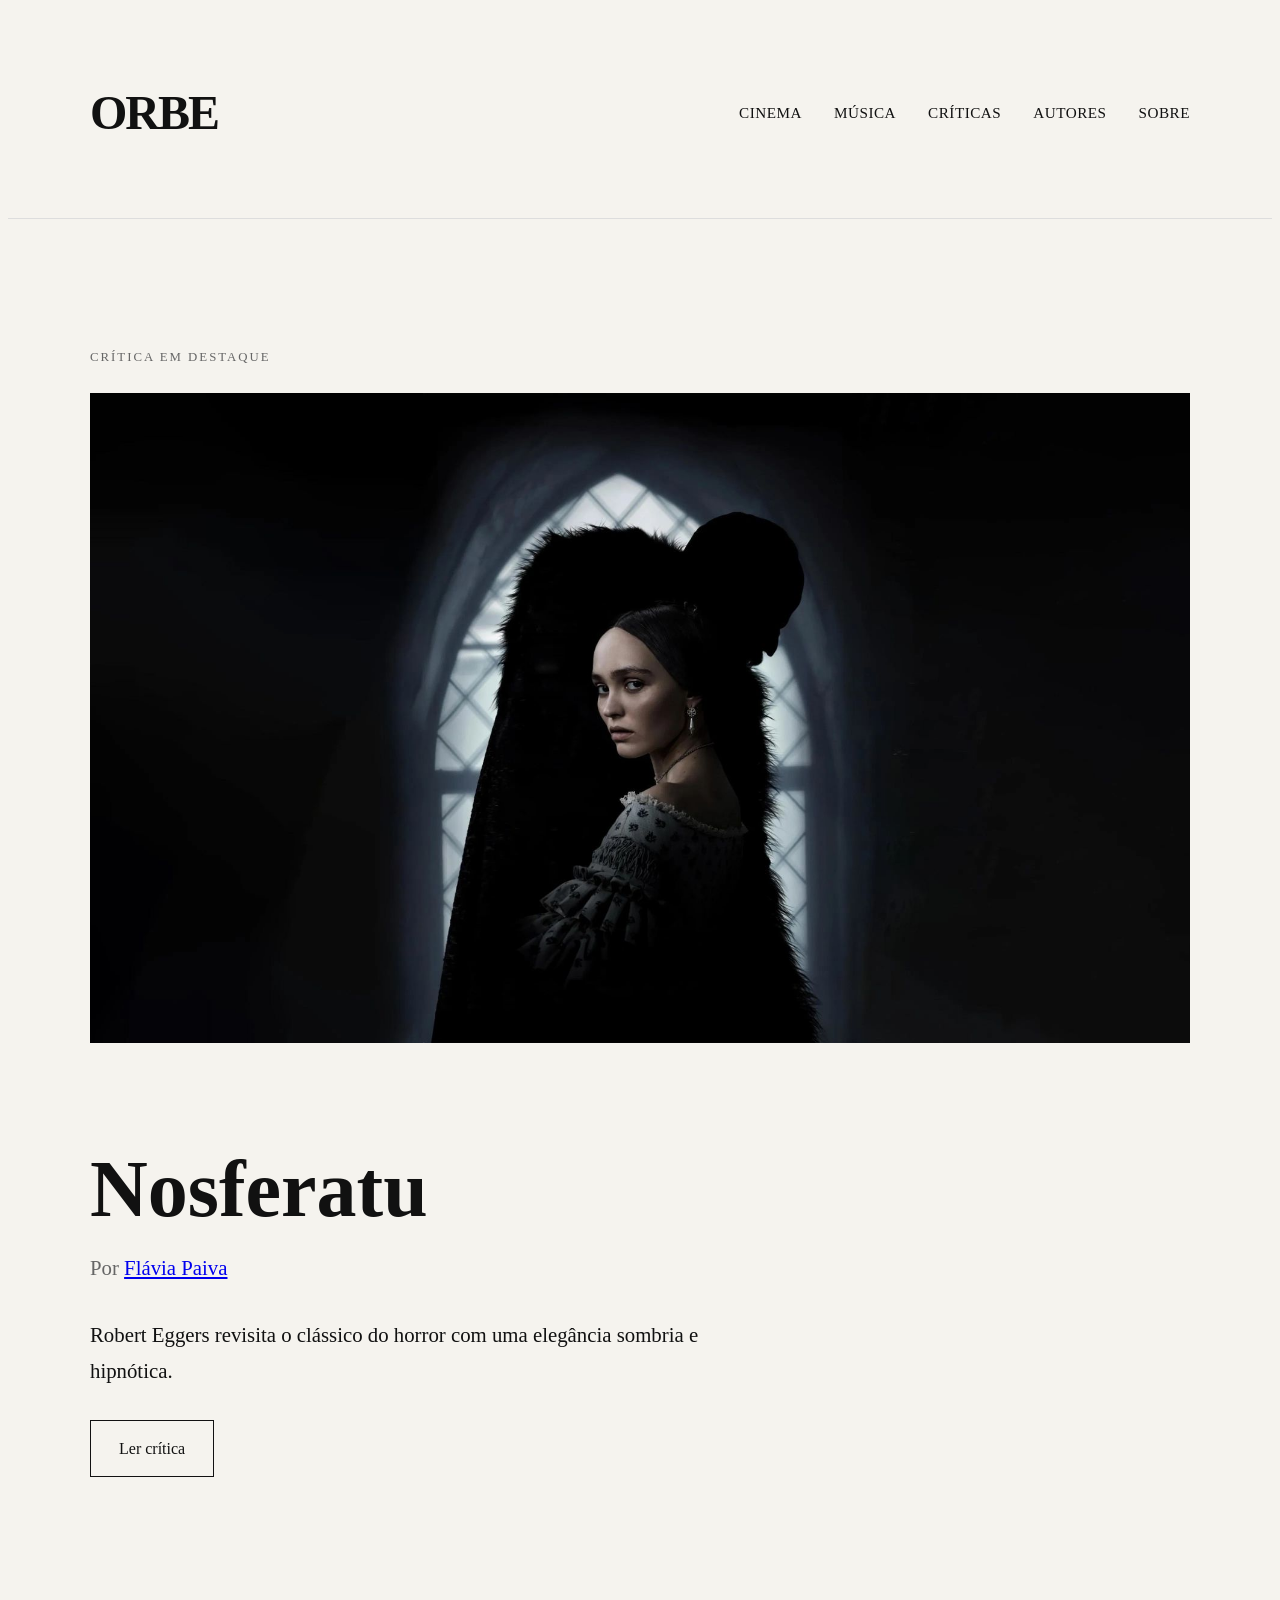
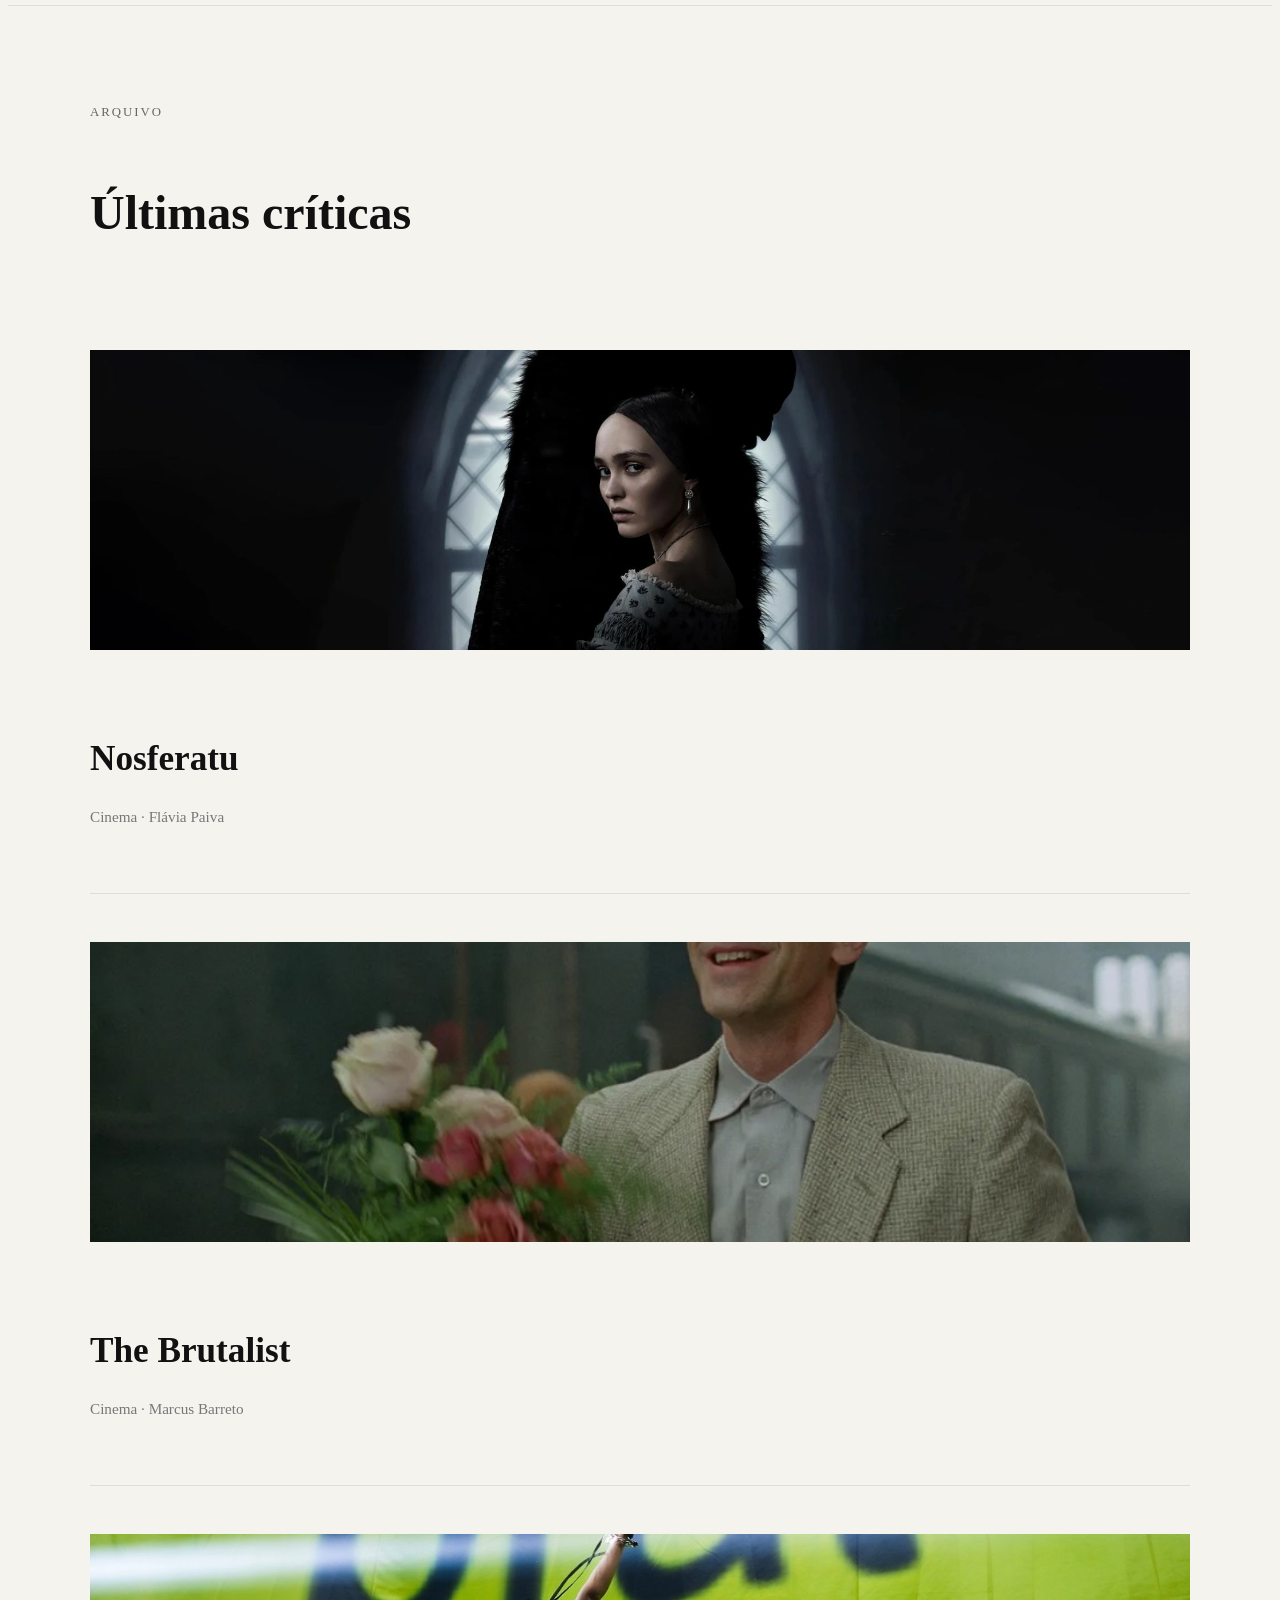
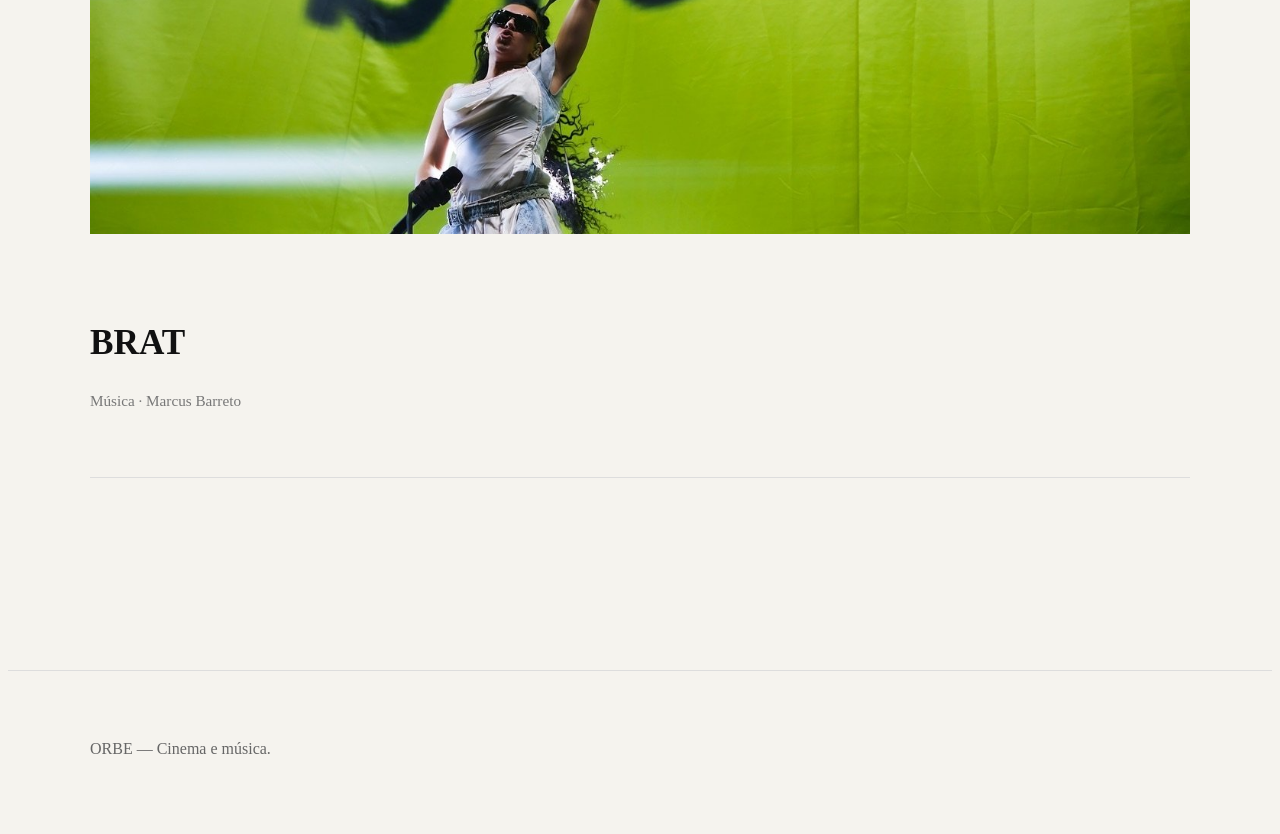
<file: index.html>
<!DOCTYPE html>
<html lang="pt-BR">

<head>
    <meta charset="UTF-8">
    <meta name="viewport" content="width=device-width, initial-scale=1.0">
    <title>ORBE</title>
    <link rel="stylesheet" href="style.css">
</head>

<body>

    <header>
        <div class="container">

            <h1 class="logo">
                <a href="index.html">ORBE</a>
            </h1>

            <nav>
                <a href="cinema.html">Cinema</a>
                <a href="musica.html">Música</a>
                <a href="criticas.html">Críticas</a>
                <a href="autores.html">Autores</a>
                <a href="sobre.html">Sobre</a>
            </nav>

        </div>
    </header>

    <main>

        <section class="hero">

            <div class="container">

                <span class="label">
                    CRÍTICA EM DESTAQUE
                </span>

                <img
                    src="imagens/nosferatu.jpg"
                    alt="Nosferatu"
                    class="hero-image">

                <h2>Nosferatu</h2>

                <p class="hero-author">
                    Por
                    <a href="autores/flavia-paiva.html">
                        Flávia Paiva
                    </a>
                </p>

                <p>
                    Robert Eggers revisita o clássico do horror com uma elegância sombria e hipnótica.
                </p>

                <a href="criticas/nosferatu.html" class="button">
                    Ler crítica
                </a>

            </div>

        </section>

        <section class="reviews">

            <div class="container">

                <span class="label">
                    ARQUIVO
                </span>

                <h3>Últimas críticas</h3>

                <div class="reviews-grid">

                    <article class="review-item">

                        <img
                            src="imagens/nosferatu.jpg"
                            alt="Nosferatu"
                            class="review-thumb">

                        <h4>
                            <a href="criticas/nosferatu.html">
                                Nosferatu
                            </a>
                        </h4>

                        <p class="review-author">
                            Cinema · Flávia Paiva
                        </p>

                    </article>

                    <article class="review-item">

                        <img
                            src="imagens/the-brutalist.jpg"
                            alt="The Brutalist"
                            class="review-thumb">

                        <h4>
                            <a href="criticas/the-brutalist.html">
                                The Brutalist
                            </a>
                        </h4>

                        <p class="review-author">
                            Cinema · Marcus Barreto
                        </p>

                    </article>

                    <article class="review-item">

                        <img
                            src="imagens/brat.jpeg"
                            alt="BRAT"
                            class="review-thumb">

                        <h4>
                            <a href="criticas/brat.html">
                                BRAT
                            </a>
                        </h4>

                        <p class="review-author">
                            Música · Marcus Barreto
                        </p>

                    </article>

                </div>

            </div>

        </section>

    </main>

    <footer>

        <div class="container">
            <p>ORBE — Cinema e música.</p>
        </div>

    </footer>

</body>

</html>
</file>
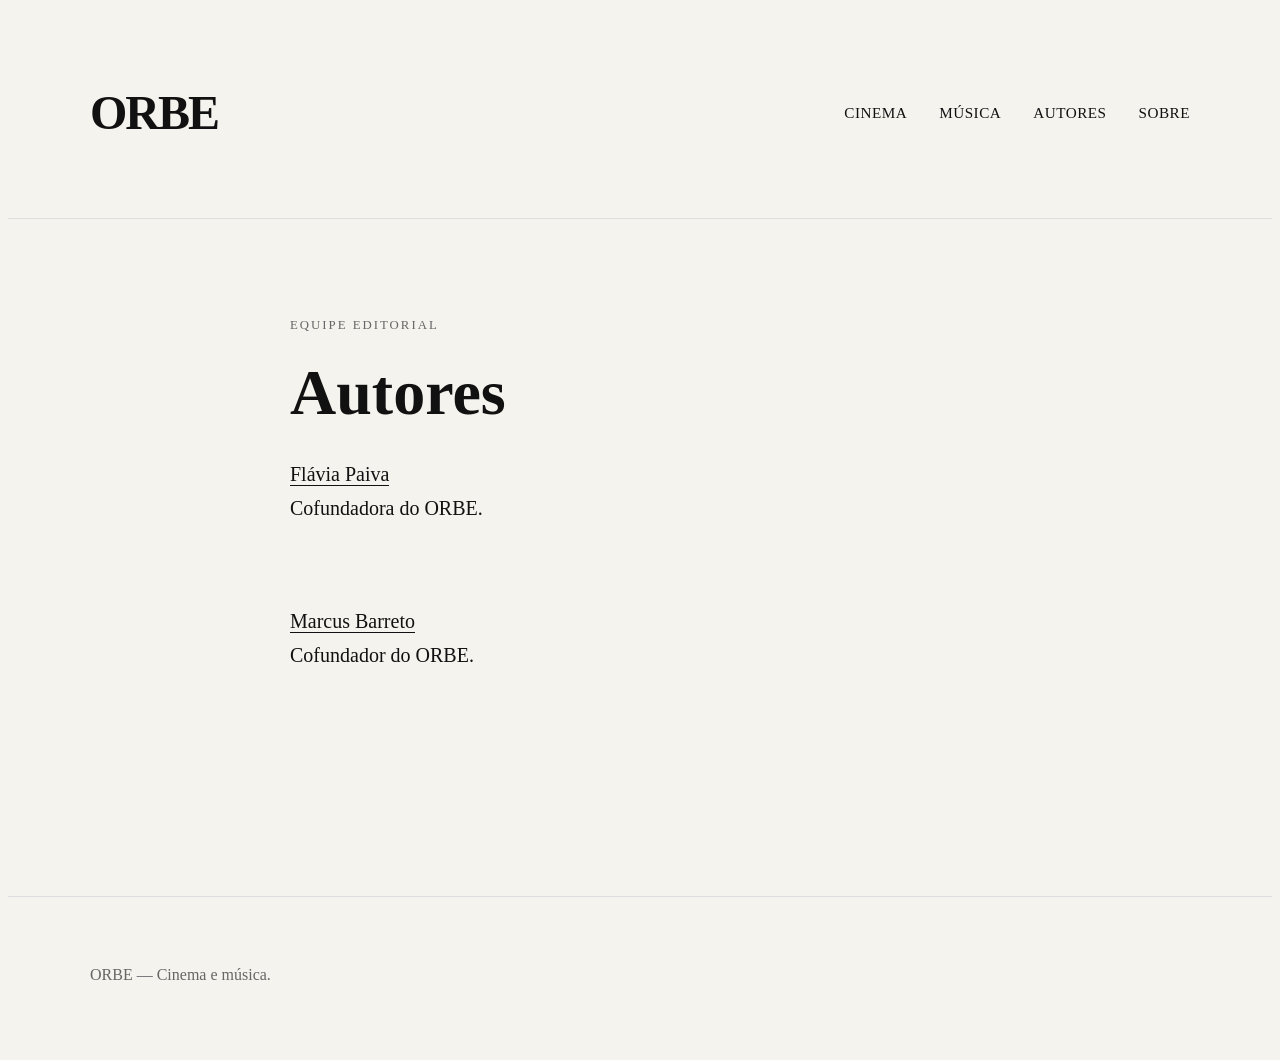
<file: autores.html>
<!DOCTYPE html>
<html lang="pt-BR">
<head>
<meta charset="UTF-8">
<meta name="viewport" content="width=device-width, initial-scale=1.0">

<title>Autores | ORBE</title>

<link rel="stylesheet" href="style.css">

</head>

<body>

<header>
    <div class="container">

        <h1 class="logo">
            <a href="index.html">ORBE</a>
        </h1>

        <nav>
            <a href="cinema.html">Cinema</a>
            <a href="musica.html">Música</a>
            <a href="autores.html">Autores</a>
            <a href="#">Sobre</a>
        </nav>

    </div>
</header>

<main>

<section class="article">

    <div class="container article-container">

        <span class="label">EQUIPE EDITORIAL</span>

        <h1 class="article-title">
            Autores
        </h1>

        <div class="author-list">

            <p>
                <a href="autores/flavia-paiva.html">
                    Flávia Paiva
                </a>
                <br>
                Cofundadora do ORBE.
            </p>

            <br>

            <p>
                <a href="autores/marcus-barreto.html">
                    Marcus Barreto
                </a>
                <br>
                Cofundador do ORBE.
            </p>

        </div>

    </div>

</section>

</main>

<footer>

    <div class="container">
        <p>ORBE — Cinema e música.</p>
    </div>

</footer>

</body>
</html>
</file>
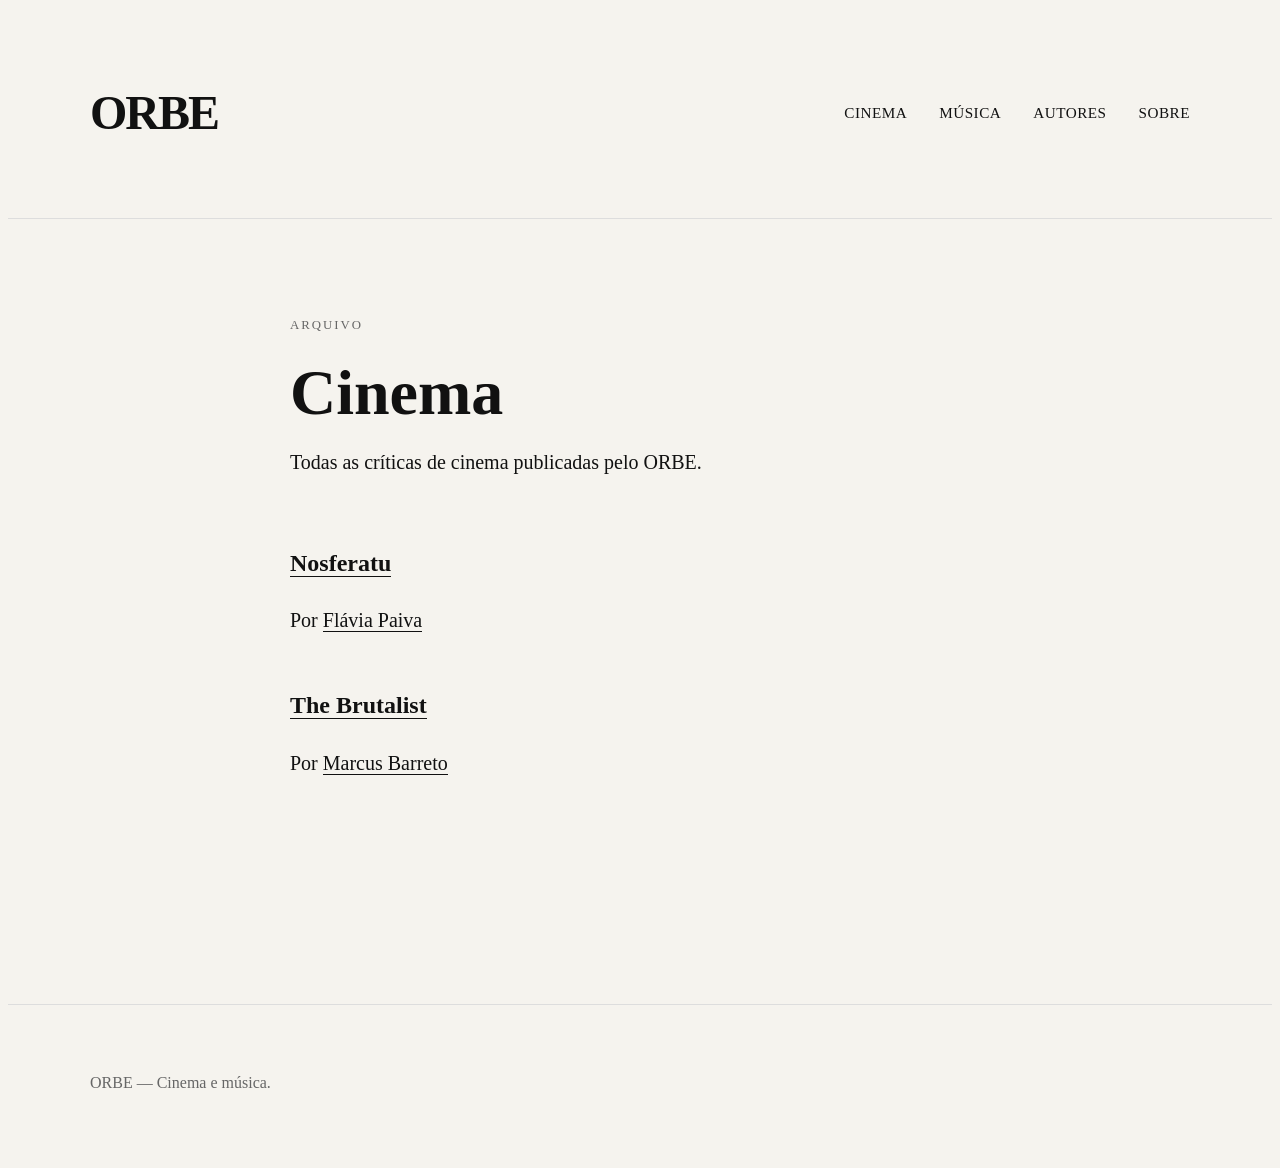
<file: cinema.html>
<!DOCTYPE html>

<html lang="pt-BR">

<head>
    <meta charset="UTF-8">
    <meta name="viewport" content="width=device-width, initial-scale=1.0">


<title>Cinema | ORBE</title>

<link rel="stylesheet" href="style.css">


</head>

<body>

<header>
    <div class="container">


    <h1 class="logo">
        <a href="index.html">ORBE</a>
    </h1>

    <nav>
        <a href="cinema.html">Cinema</a>
        <a href="musica.html">Música</a>
        <a href="autores.html">Autores</a>
        <a href="sobre.html">Sobre</a>
    </nav>

</div>

</header>

<main>

<section class="article">

<div class="container article-container">

    <span class="label">
        ARQUIVO
    </span>

    <h1 class="article-title">
        Cinema
    </h1>

    <p style="margin-bottom:4rem;">
        Todas as críticas de cinema publicadas pelo ORBE.
    </p>

    <div class="author-list">

        <article style="margin-bottom:3rem;">

            <h2>
                <a href="criticas/nosferatu.html">
                    Nosferatu
                </a>
            </h2>

            <p>
                Por
                <a href="autores/flavia-paiva.html">
                    Flávia Paiva
                </a>
            </p>

        </article>

        <article>

            <h2>
                <a href="criticas/the-brutalist.html">
                    The Brutalist
                </a>
            </h2>

            <p>
                Por
                <a href="autores/marcus-barreto.html">
                    Marcus Barreto
                </a>
            </p>

        </article>

    </div>

</div>

</section>

</main>

<footer>

<div class="container">
    <p>ORBE — Cinema e música.</p>
</div>

</footer>

</body>
</html>
</file>
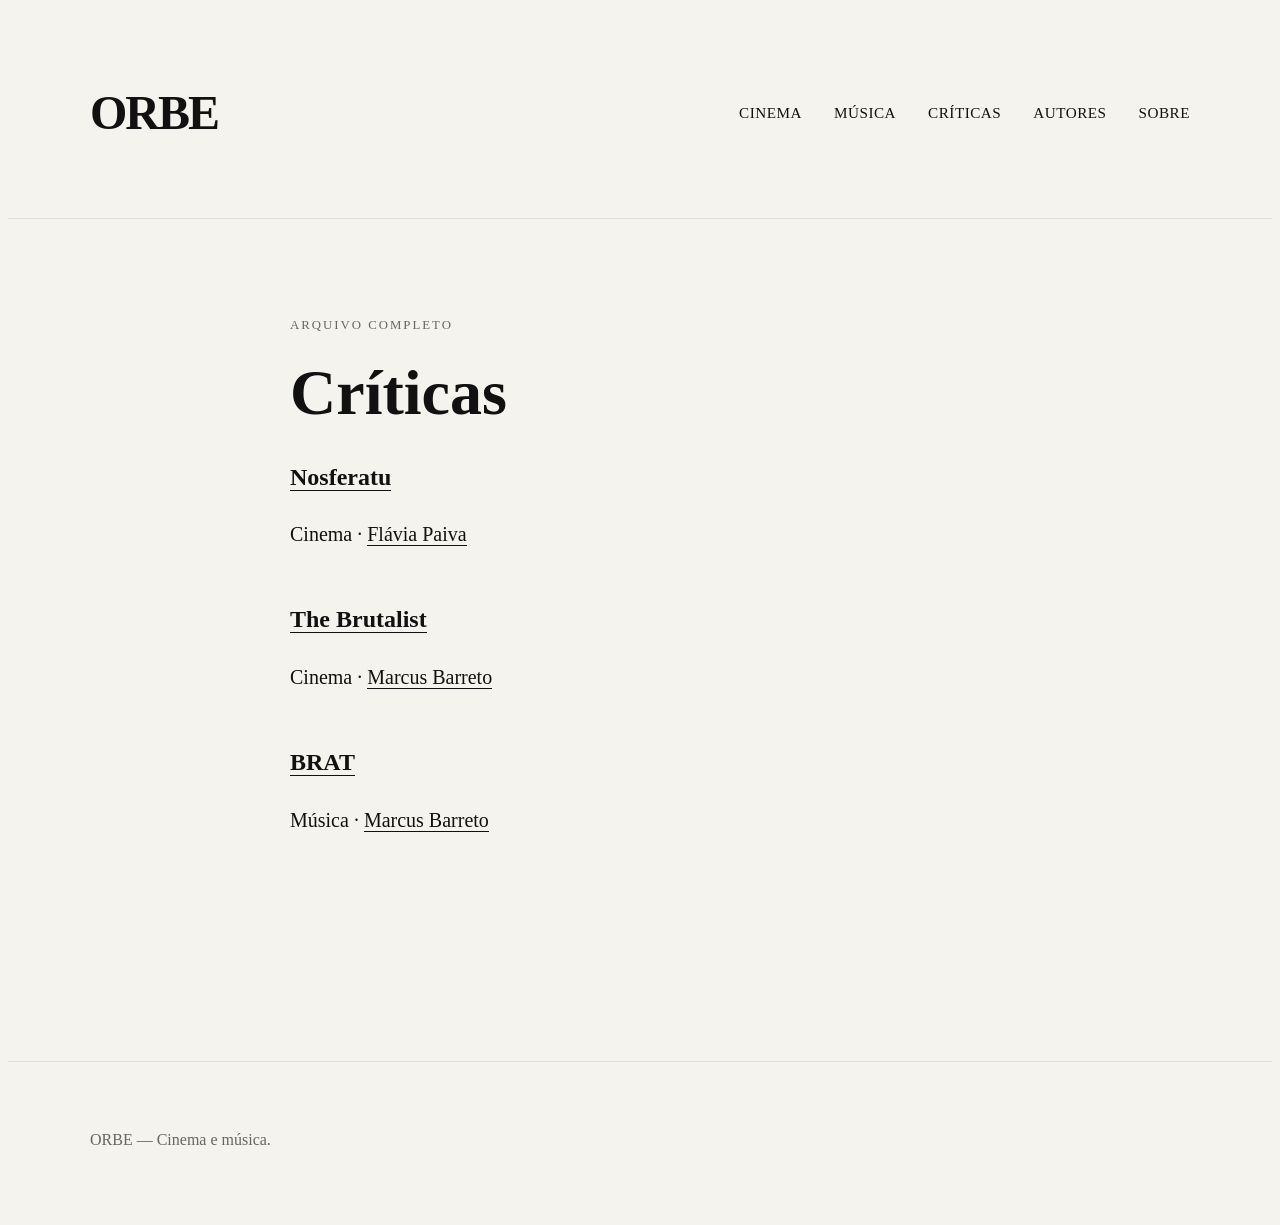
<file: criticas.html>
<!DOCTYPE html>
<html lang="pt-BR">

<head>
    <meta charset="UTF-8">
    <meta name="viewport" content="width=device-width, initial-scale=1.0">

    <title>Críticas | ORBE</title>

    <link rel="stylesheet" href="style.css">
</head>

<body>

<header>
    <div class="container">

        <h1 class="logo">
            <a href="index.html">ORBE</a>
        </h1>

        <nav>
            <a href="cinema.html">Cinema</a>
            <a href="musica.html">Música</a>
            <a href="criticas.html">Críticas</a>
            <a href="autores.html">Autores</a>
            <a href="sobre.html">Sobre</a>
        </nav>

    </div>
</header>

<main>

<section class="article">

    <div class="container article-container">

        <span class="label">
            ARQUIVO COMPLETO
        </span>

        <h1 class="article-title">
            Críticas
        </h1>

        <div class="author-list">

            <article style="margin-bottom:3rem;">

                <h2>
                    <a href="criticas/nosferatu.html">
                        Nosferatu
                    </a>
                </h2>

                <p>
                    Cinema ·
                    <a href="autores/flavia-paiva.html">
                        Flávia Paiva
                    </a>
                </p>

            </article>

            <article style="margin-bottom:3rem;">

                <h2>
                    <a href="criticas/the-brutalist.html">
                        The Brutalist
                    </a>
                </h2>

                <p>
                    Cinema ·
                    <a href="autores/marcus-barreto.html">
                        Marcus Barreto
                    </a>
                </p>

            </article>

            <article>

                <h2>
                    <a href="criticas/brat.html">
                        BRAT
                    </a>
                </h2>

                <p>
                    Música ·
                    <a href="autores/marcus-barreto.html">
                        Marcus Barreto
                    </a>
                </p>

            </article>

        </div>

    </div>

</section>

</main>

<footer>

    <div class="container">
        <p>ORBE — Cinema e música.</p>
    </div>

</footer>

</body>
</html>
</file>
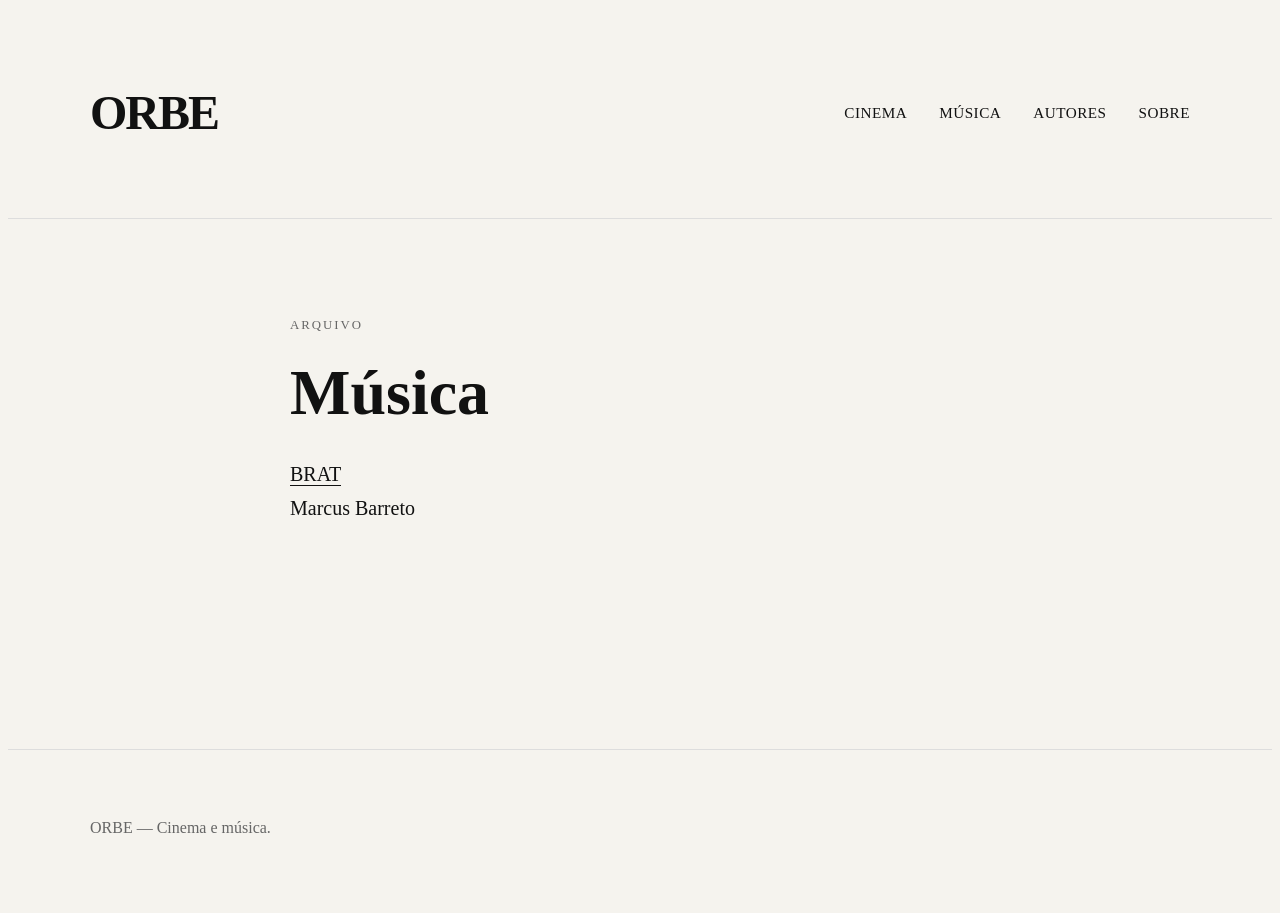
<file: musica.html>
<!DOCTYPE html>
<html lang="pt-BR">

<head>
    <meta charset="UTF-8">
    <meta name="viewport" content="width=device-width, initial-scale=1.0">

    <title>Música | ORBE</title>

    <link rel="stylesheet" href="style.css">
</head>

<body>

<header>
    <div class="container">

        <h1 class="logo">
            <a href="index.html">ORBE</a>
        </h1>

        <nav>
            <a href="cinema.html">Cinema</a>
            <a href="musica.html">Música</a>
            <a href="autores.html">Autores</a>
            <a href="sobre.html">Sobre</a>
        </nav>

    </div>
</header>

<main>

<section class="article">

    <div class="container article-container">

        <span class="label">
            ARQUIVO
        </span>

        <h1 class="article-title">
            Música
        </h1>

        <div class="author-list">

            <p>
                <a href="criticas/brat.html">
                    BRAT
                </a>
                <br>
                Marcus Barreto
            </p>

        </div>

    </div>

</section>

</main>

<footer>

    <div class="container">
        <p>ORBE — Cinema e música.</p>
    </div>

</footer>

</body>
</html>
</file>
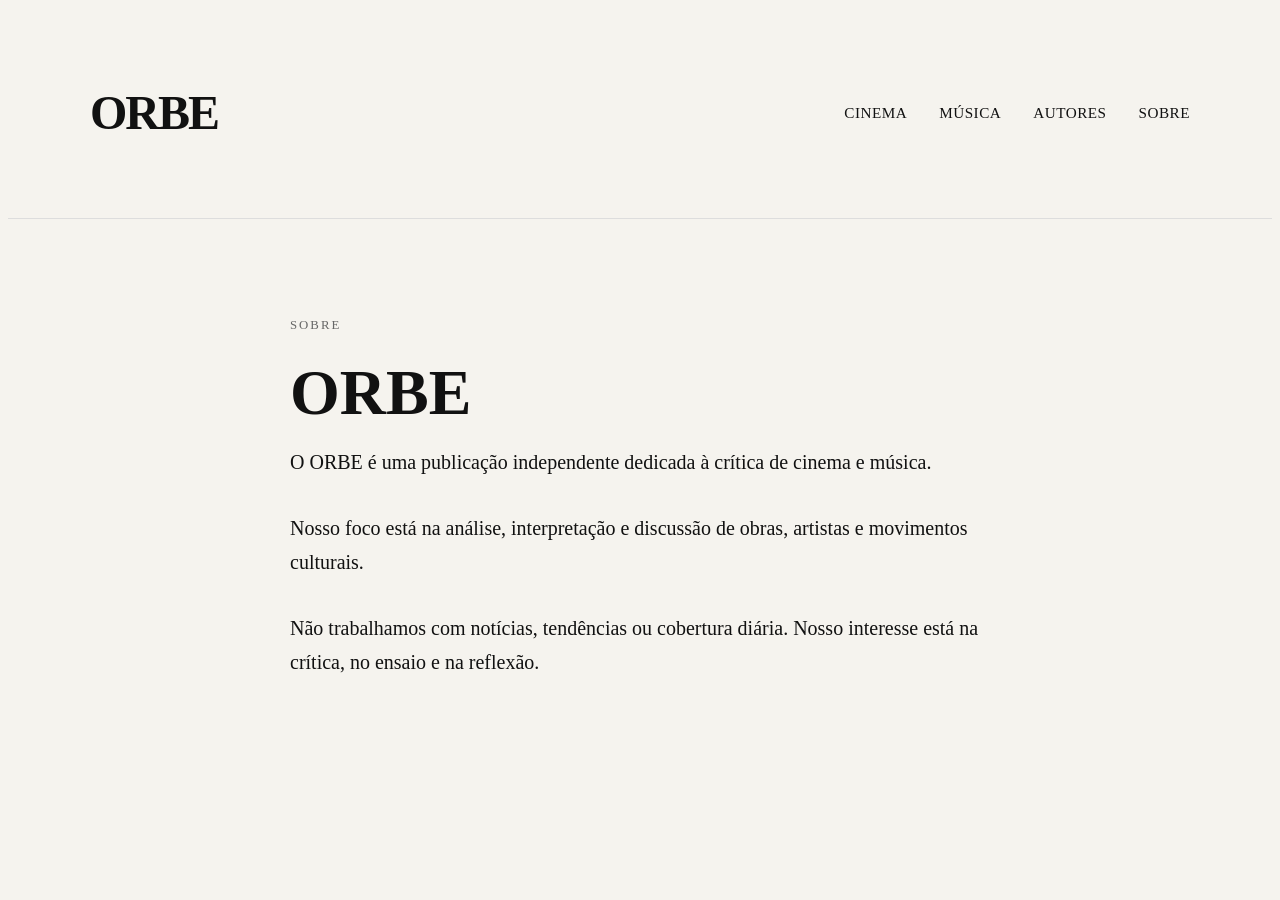
<file: sobre.html>
<!DOCTYPE html>
<html lang="pt-BR">
<head>
<meta charset="UTF-8">
<meta name="viewport" content="width=device-width, initial-scale=1.0">

<title>Sobre | ORBE</title>

<link rel="stylesheet" href="style.css">

</head>

<body>

<header>
    <div class="container">

        <h1 class="logo">
            <a href="index.html">ORBE</a>
        </h1>

        <nav>
            <a href="cinema.html">Cinema</a>
            <a href="musica.html">Música</a>
            <a href="autores.html">Autores</a>
            <a href="sobre.html">Sobre</a>
        </nav>

    </div>
</header>

<main>

<section class="article">

    <div class="container article-container">

        <span class="label">SOBRE</span>

        <h1 class="article-title">ORBE</h1>

        <p>
            O ORBE é uma publicação independente dedicada à crítica de cinema e música.
        </p>

        <p>
            Nosso foco está na análise, interpretação e discussão de obras, artistas e movimentos culturais.
        </p>

        <p>
            Não trabalhamos com notícias, tendências ou cobertura diária. Nosso interesse está na crítica, no ensaio e na reflexão.
        </p>

    </div>

</section>

</main>

</body>
</html>
</file>
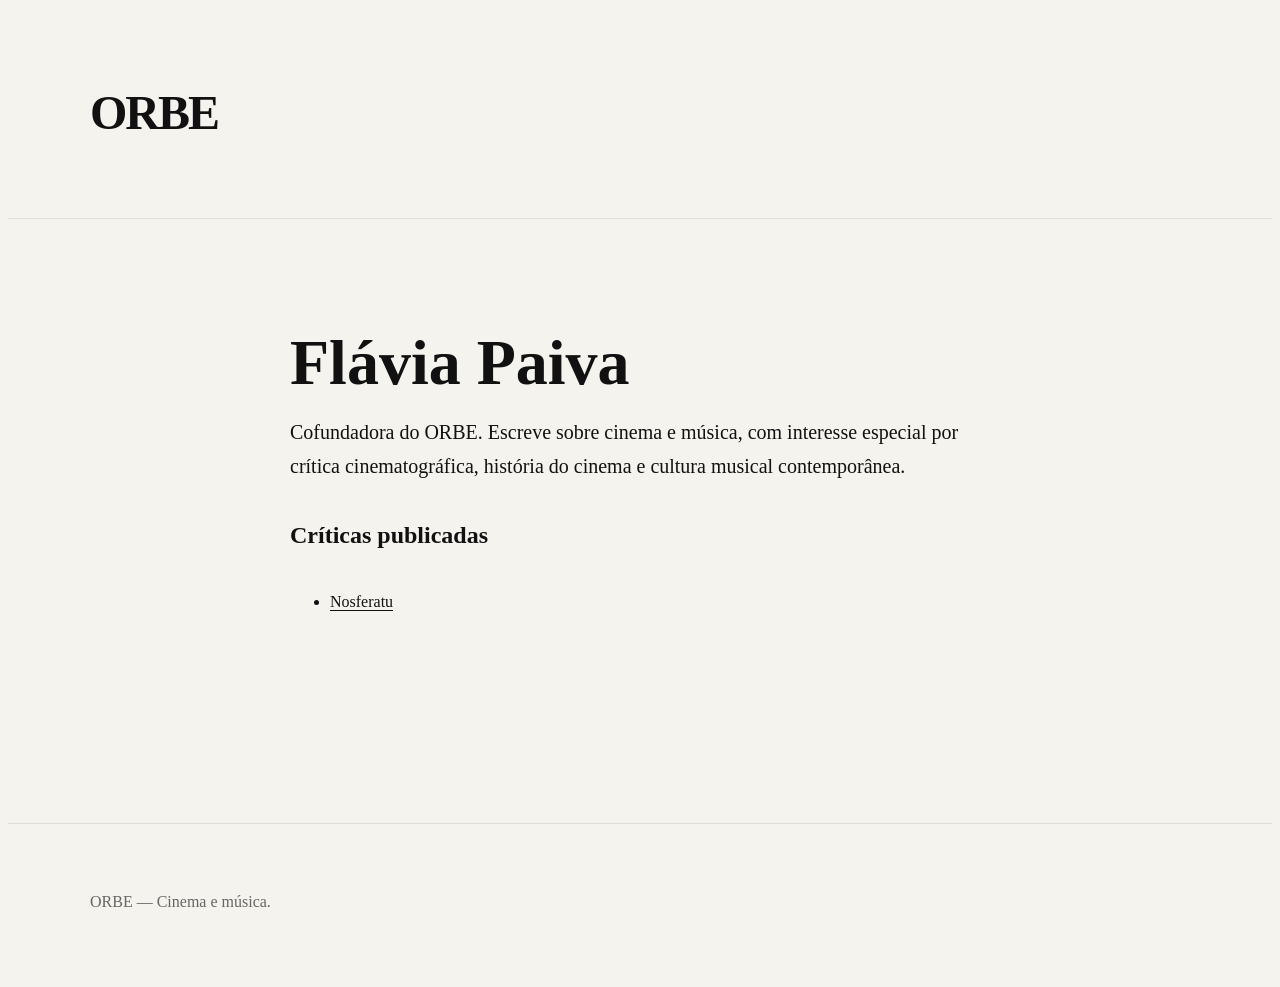
<file: autores/flavia-paiva.html>
<!DOCTYPE html>
<html lang="pt-BR">
<head>
<meta charset="UTF-8">
<meta name="viewport" content="width=device-width, initial-scale=1.0">

<title>Flávia Paiva | ORBE</title>

<link rel="stylesheet" href="../style.css">

</head>

<body>

<header>
    <div class="container">

        <h1 class="logo">
            <a href="../index.html">ORBE</a>
        </h1>

    </div>
</header>

<main>

<section class="article">

    <div class="container article-container">

        <h1 class="article-title">
            Flávia Paiva
        </h1>

        <p>
            Cofundadora do ORBE. Escreve sobre cinema e música,
            com interesse especial por crítica cinematográfica,
            história do cinema e cultura musical contemporânea.
        </p>

        <h2>Críticas publicadas</h2>

        <ul class="author-list">

            <li>
                <a href="../criticas/nosferatu.html">
                    Nosferatu
                </a>
            </li>

        </ul>

    </div>

</section>

</main>

<footer>

    <div class="container">
        <p>ORBE — Cinema e música.</p>
    </div>

</footer>

</body>
</html>
</file>
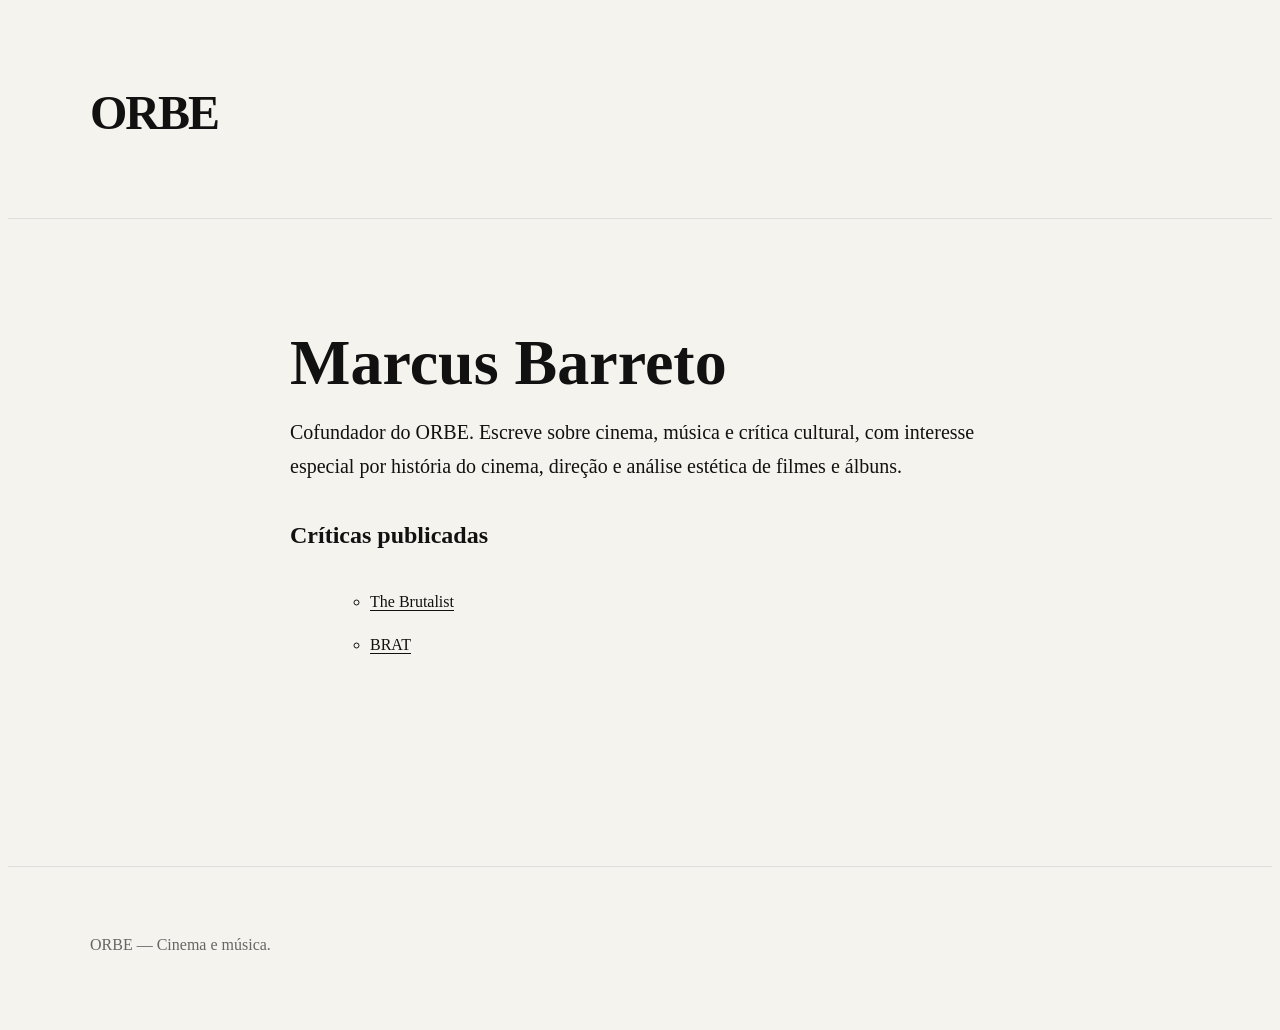
<file: autores/marcus-barreto.html>
<!DOCTYPE html>
<html lang="pt-BR">
<head>
<meta charset="UTF-8">
<meta name="viewport" content="width=device-width, initial-scale=1.0">

<title>Marcus Barreto | ORBE</title>

<link rel="stylesheet" href="../style.css">

</head>

<body>

<header>
    <div class="container">

        <h1 class="logo">
            <a href="../index.html">ORBE</a>
        </h1>

    </div>
</header>

<main>

<section class="article">

    <div class="container article-container">

        <h1 class="article-title">
            Marcus Barreto
        </h1>

        <p>
            Cofundador do ORBE. Escreve sobre cinema, música e crítica cultural,
            com interesse especial por história do cinema, direção e análise
            estética de filmes e álbuns.
        </p>

        <h2>Críticas publicadas</h2>

        <ul class="author-list">

            <ul class="author-list">

    <li>
        <a href="../criticas/the-brutalist.html">
            The Brutalist
        </a>
    </li>

    <li>
        <a href="../criticas/brat.html">
            BRAT
        </a>
    </li>

</ul>

        </ul>

    </div>

</section>

</main>

<footer>

    <div class="container">
        <p>ORBE — Cinema e música.</p>
    </div>

</footer>

</body>
</html>
</file>
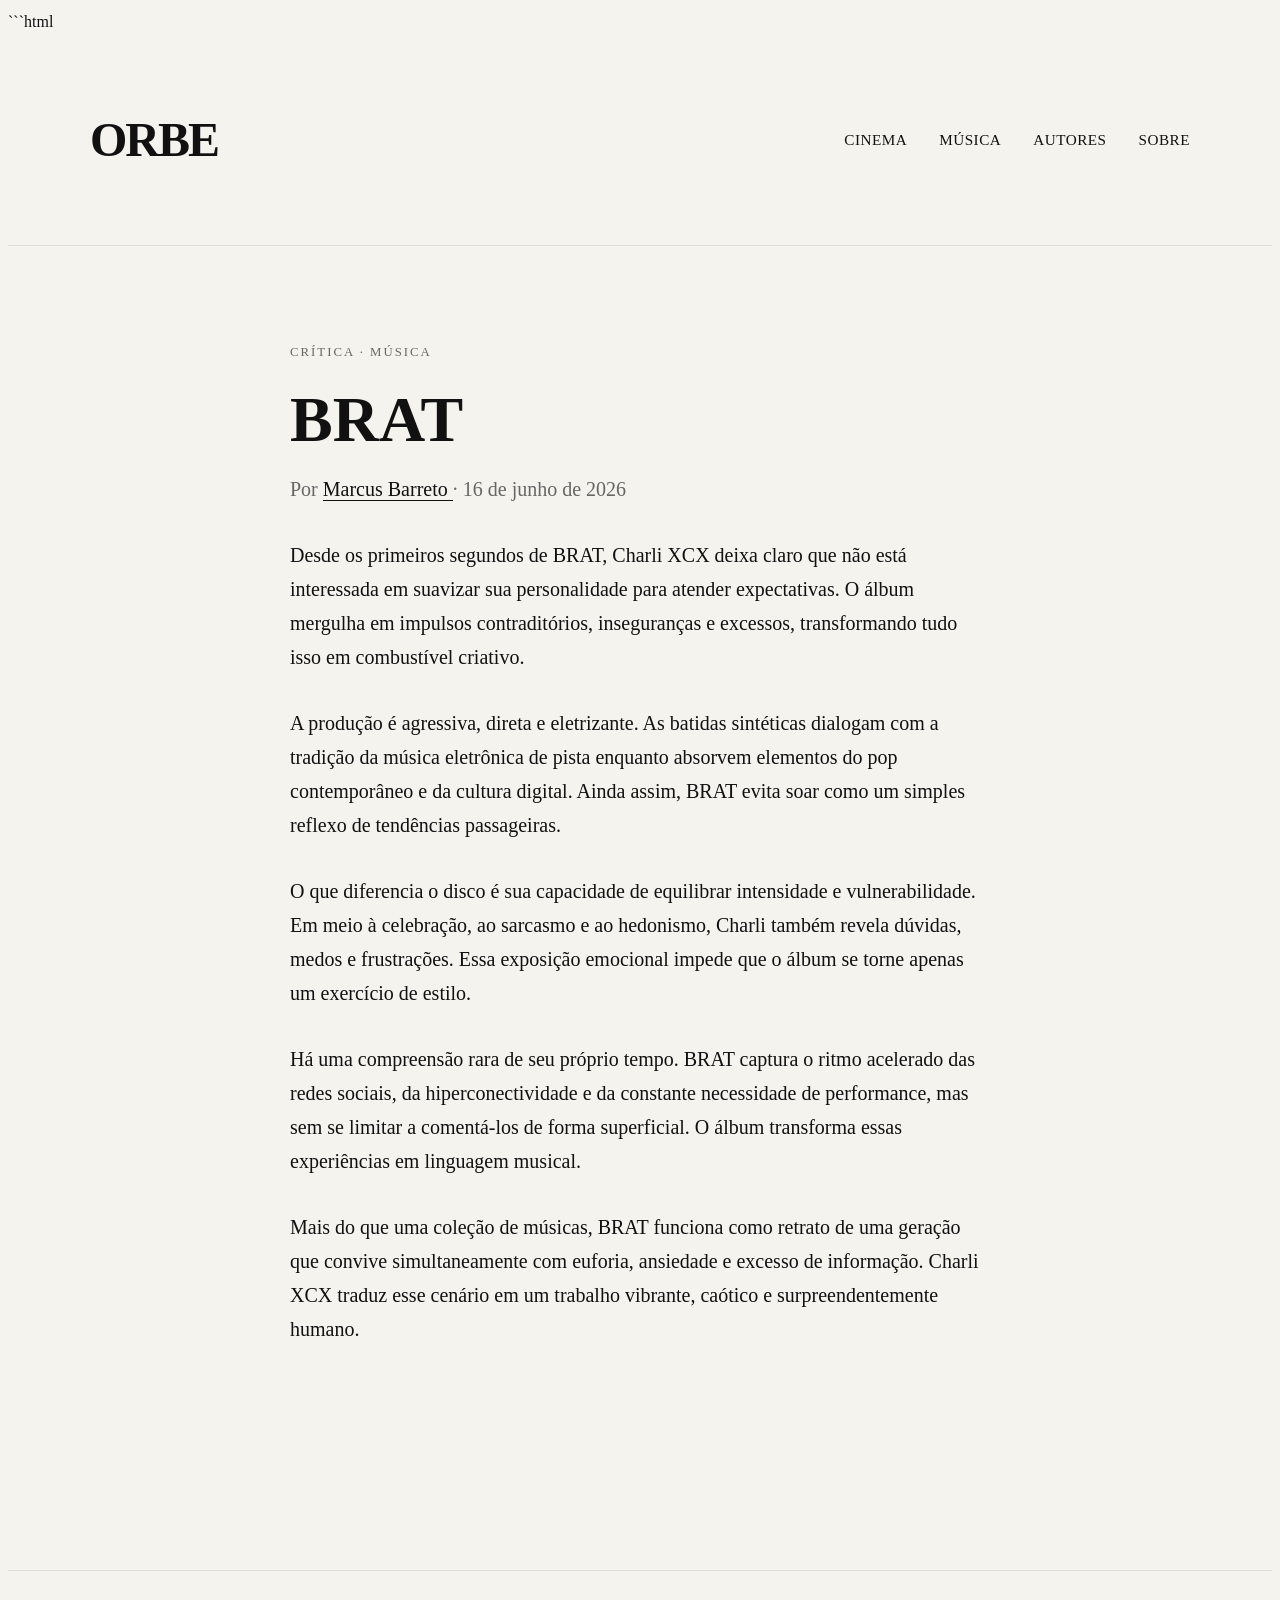
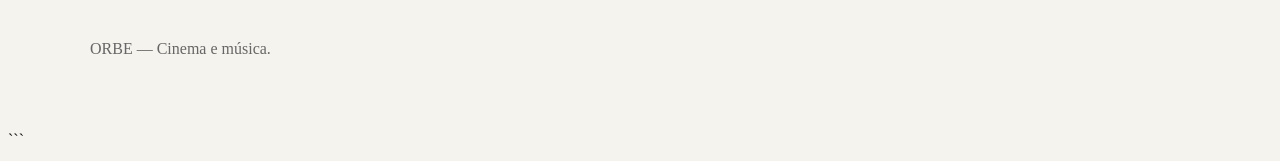
<file: criticas/brat.html>
```html
<!DOCTYPE html>
<html lang="pt-BR">

<head>
    <meta charset="UTF-8">
    <meta name="viewport" content="width=device-width, initial-scale=1.0">
    <title>BRAT | ORBE</title>

    <link rel="stylesheet" href="../style.css">
</head>

<body>

<header>
    <div class="container">

        <h1 class="logo">
            <a href="../index.html">ORBE</a>
        </h1>

        <nav>
            <a href="../cinema.html">Cinema</a>
            <a href="../musica.html">Música</a>
            <a href="../autores.html">Autores</a>
            <a href="../sobre.html">Sobre</a>
        </nav>

    </div>
</header>

<main>

<section class="article">

    <div class="container article-container">

        <span class="label">
            CRÍTICA · MÚSICA
        </span>

        <h1 class="article-title">
            BRAT
        </h1>

        <p class="article-meta">
            Por
            <a href="../autores/marcus-barreto.html">
                Marcus Barreto
            </a>
            · 16 de junho de 2026
        </p>

        <p>
            Desde os primeiros segundos de BRAT, Charli XCX deixa claro que não está
            interessada em suavizar sua personalidade para atender expectativas.
            O álbum mergulha em impulsos contraditórios, inseguranças e excessos,
            transformando tudo isso em combustível criativo.
        </p>

        <p>
            A produção é agressiva, direta e eletrizante. As batidas sintéticas
            dialogam com a tradição da música eletrônica de pista enquanto absorvem
            elementos do pop contemporâneo e da cultura digital. Ainda assim,
            BRAT evita soar como um simples reflexo de tendências passageiras.
        </p>

        <p>
            O que diferencia o disco é sua capacidade de equilibrar intensidade e
            vulnerabilidade. Em meio à celebração, ao sarcasmo e ao hedonismo,
            Charli também revela dúvidas, medos e frustrações. Essa exposição
            emocional impede que o álbum se torne apenas um exercício de estilo.
        </p>

        <p>
            Há uma compreensão rara de seu próprio tempo. BRAT captura o ritmo
            acelerado das redes sociais, da hiperconectividade e da constante
            necessidade de performance, mas sem se limitar a comentá-los de forma
            superficial. O álbum transforma essas experiências em linguagem musical.
        </p>

        <p>
            Mais do que uma coleção de músicas, BRAT funciona como retrato de uma
            geração que convive simultaneamente com euforia, ansiedade e excesso de
            informação. Charli XCX traduz esse cenário em um trabalho vibrante,
            caótico e surpreendentemente humano.
        </p>

    </div>

</section>

</main>

<footer>

    <div class="container">
        <p>ORBE — Cinema e música.</p>
    </div>

</footer>

</body>

</html>
```
</file>
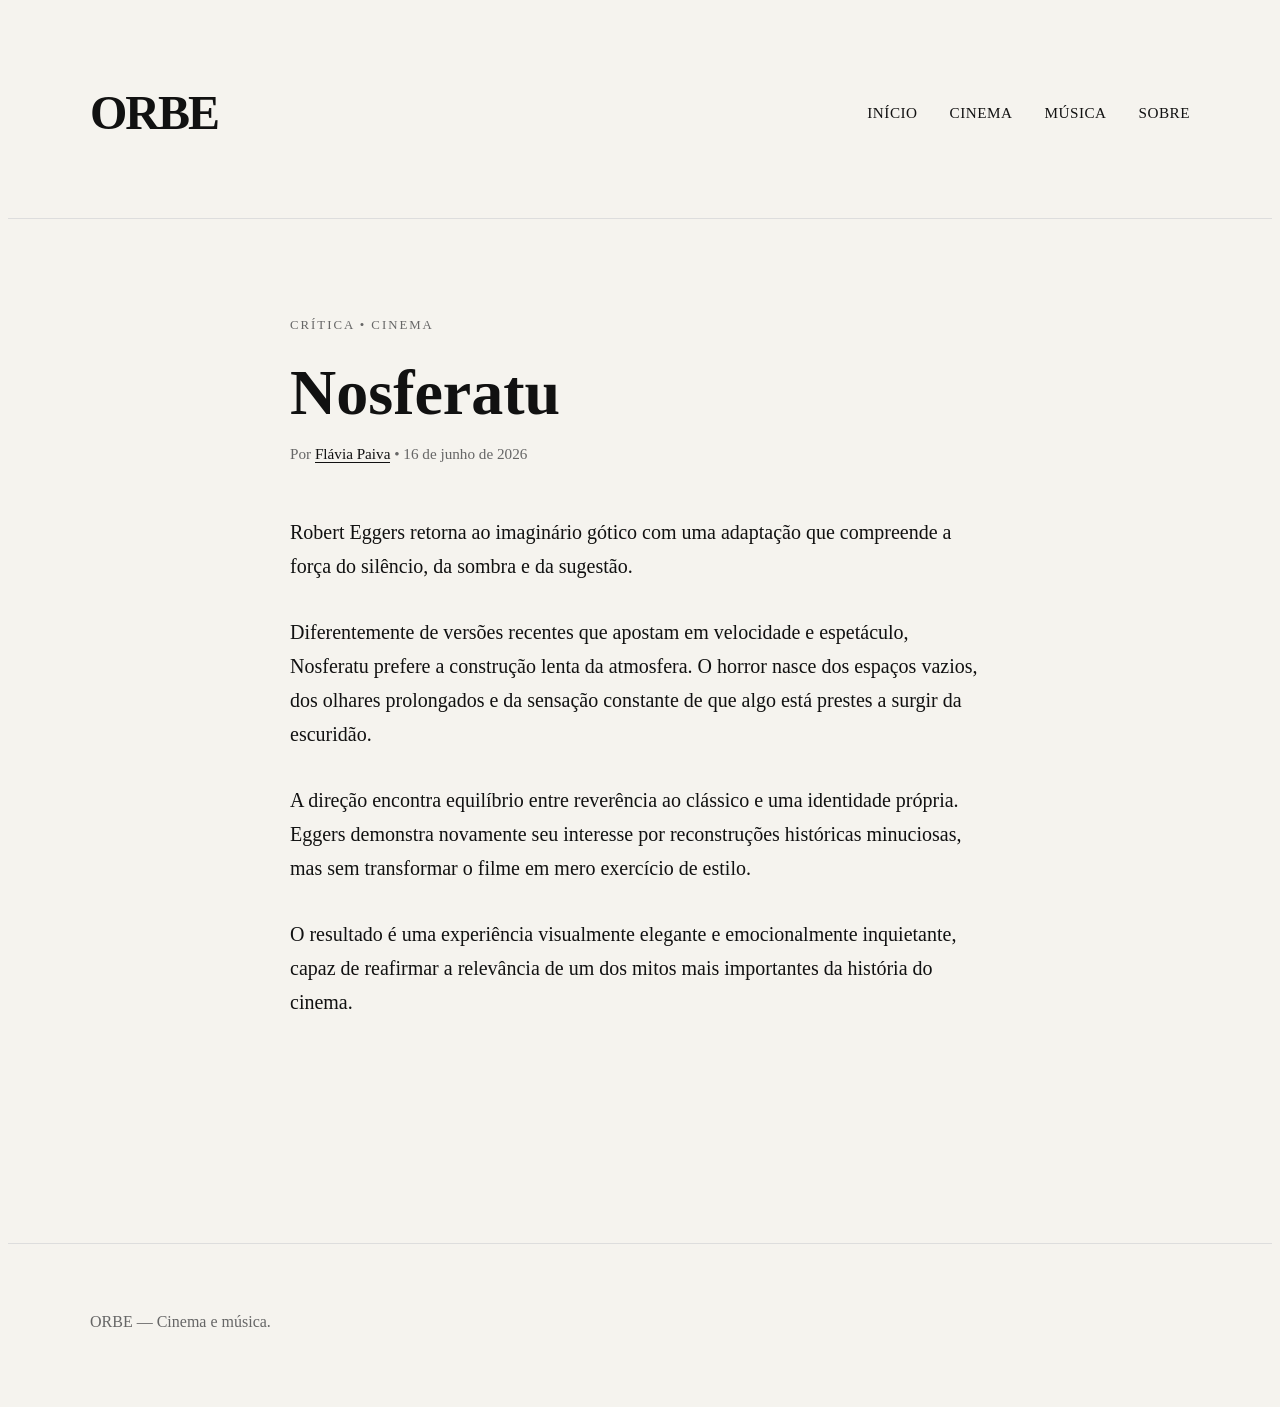
<file: criticas/nosferatu.html>
<!DOCTYPE html>
<html lang="pt-BR">
<head>
<meta charset="UTF-8">
<meta name="viewport" content="width=device-width, initial-scale=1.0">

<title>Nosferatu | ORBE</title>

<link rel="stylesheet" href="../style.css">

</head>

<body>

<header>
    <div class="container">

        <h1 class="logo">
            <a href="../index.html">ORBE</a>
        </h1>

        <nav>
            <a href="../index.html">Início</a>
            <a href="#">Cinema</a>
            <a href="#">Música</a>
            <a href="#">Sobre</a>
        </nav>

    </div>
</header>

<main>

<section class="article">

    <div class="container article-container">

        <span class="label">CRÍTICA • CINEMA</span>

        <h1 class="article-title">
            Nosferatu
        </h1>

        <div class="article-meta">
    Por <a href="../autores/flavia-paiva.html">Flávia Paiva</a>
    • 16 de junho de 2026
</div>

        <p>
            Robert Eggers retorna ao imaginário gótico com uma adaptação que
            compreende a força do silêncio, da sombra e da sugestão.
        </p>

        <p>
            Diferentemente de versões recentes que apostam em velocidade e
            espetáculo, Nosferatu prefere a construção lenta da atmosfera.
            O horror nasce dos espaços vazios, dos olhares prolongados e da
            sensação constante de que algo está prestes a surgir da escuridão.
        </p>

        <p>
            A direção encontra equilíbrio entre reverência ao clássico e uma
            identidade própria. Eggers demonstra novamente seu interesse por
            reconstruções históricas minuciosas, mas sem transformar o filme
            em mero exercício de estilo.
        </p>

        <p>
            O resultado é uma experiência visualmente elegante e emocionalmente
            inquietante, capaz de reafirmar a relevância de um dos mitos mais
            importantes da história do cinema.
        </p>

    </div>

</section>

</main>

<footer>

    <div class="container">
        <p>ORBE — Cinema e música.</p>
    </div>

</footer>

</body>
</html>
</file>
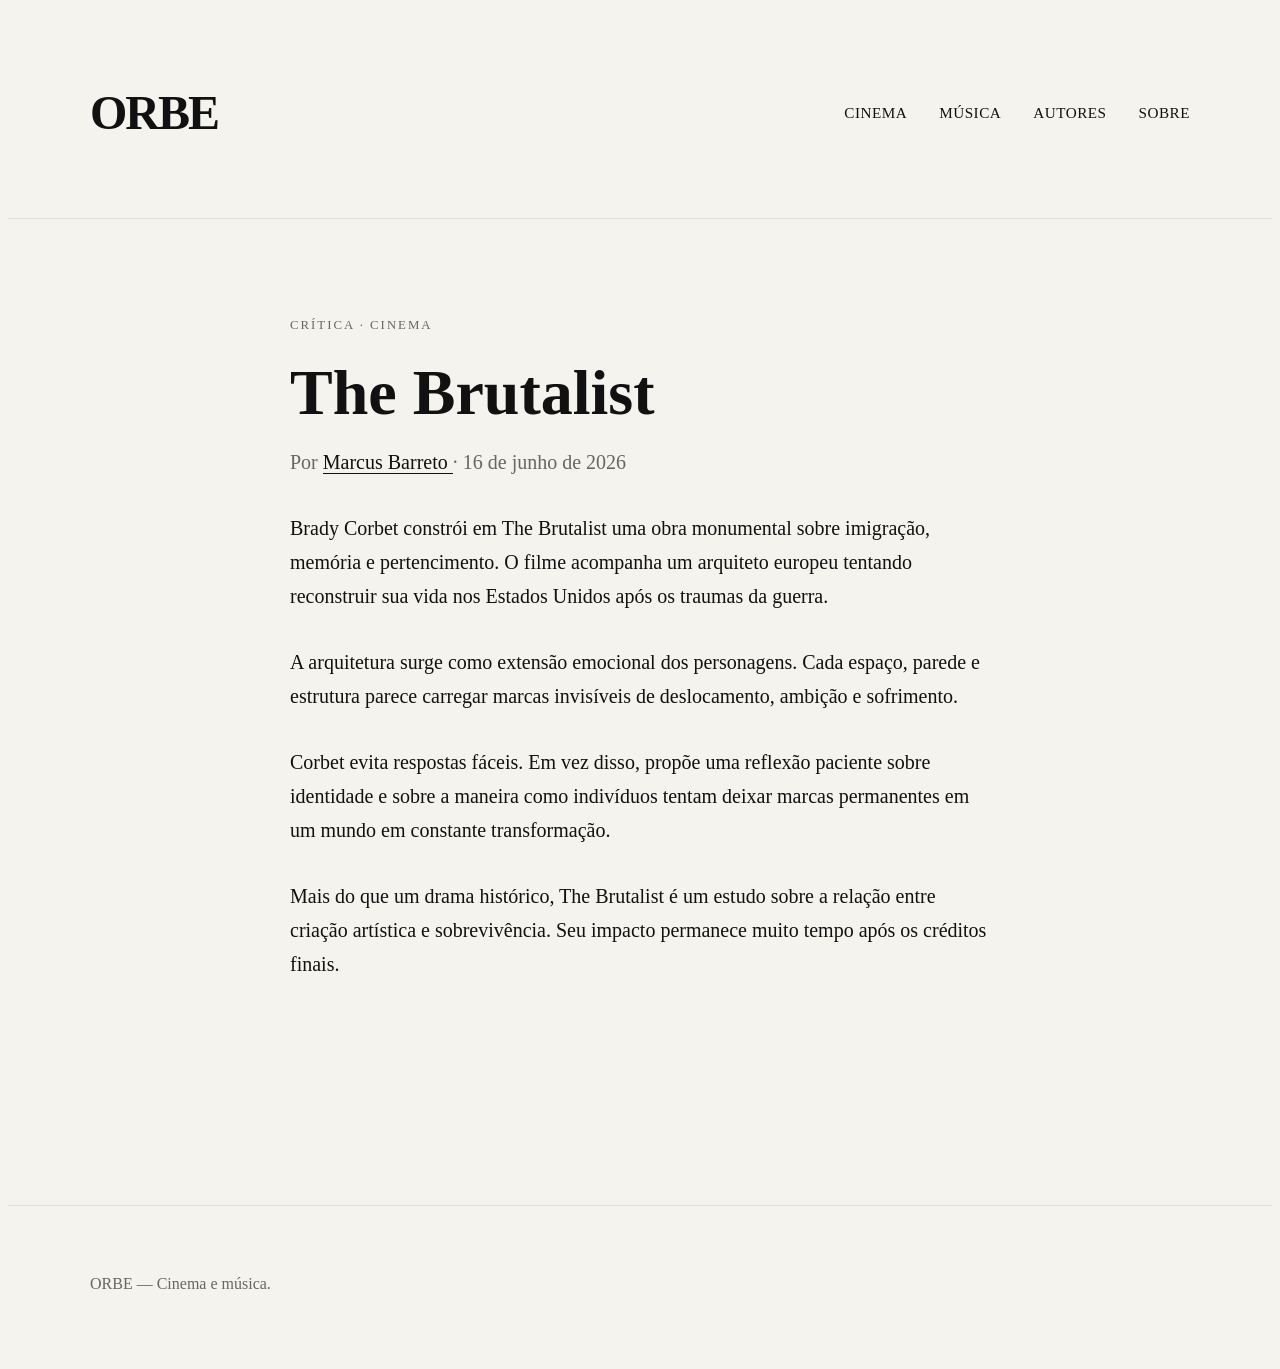
<file: criticas/the-brutalist.html>
<!DOCTYPE html>
<html lang="pt-BR">

<head>
    <meta charset="UTF-8">
    <meta name="viewport" content="width=device-width, initial-scale=1.0">
    <title>The Brutalist | ORBE</title>
    <link rel="stylesheet" href="../style.css">
</head>

<body>

<header>
    <div class="container">

        <h1 class="logo">
            <a href="../index.html">ORBE</a>
        </h1>

        <nav>
            <a href="../cinema.html">Cinema</a>
            <a href="../musica.html">Música</a>
            <a href="../autores.html">Autores</a>
            <a href="../sobre.html">Sobre</a>
        </nav>

    </div>
</header>

<main>

<section class="article">

    <div class="container article-container">

        <span class="label">
            CRÍTICA · CINEMA
        </span>

        <h1 class="article-title">
            The Brutalist
        </h1>

        <p class="article-meta">
            Por
            <a href="../autores/marcus-barreto.html">
                Marcus Barreto
            </a>
            · 16 de junho de 2026
        </p>

        <p>
            Brady Corbet constrói em The Brutalist uma obra monumental sobre imigração,
            memória e pertencimento. O filme acompanha um arquiteto europeu tentando
            reconstruir sua vida nos Estados Unidos após os traumas da guerra.
        </p>

        <p>
            A arquitetura surge como extensão emocional dos personagens. Cada espaço,
            parede e estrutura parece carregar marcas invisíveis de deslocamento,
            ambição e sofrimento.
        </p>

        <p>
            Corbet evita respostas fáceis. Em vez disso, propõe uma reflexão paciente
            sobre identidade e sobre a maneira como indivíduos tentam deixar marcas
            permanentes em um mundo em constante transformação.
        </p>

        <p>
            Mais do que um drama histórico, The Brutalist é um estudo sobre a relação
            entre criação artística e sobrevivência. Seu impacto permanece muito tempo
            após os créditos finais.
        </p>

    </div>

</section>

</main>

<footer>
    <div class="container">
        <p>ORBE — Cinema e música.</p>
    </div>
</footer>

</body>
</html>
</file>
<file: style.css>
```css
*{
    margin:0;
    padding:0;
    box-sizing:border-box;
}

body{
    font-family:Georgia, serif;
    background:#f5f3ee;
    color:#111;
    line-height:1.7;
}

.container{
    width:min(1100px,90%);
    margin:auto;
}

/* HEADER */

header{
    border-bottom:1px solid #ddd;
    padding:2rem 0;
}

header .container{
    display:flex;
    justify-content:space-between;
    align-items:center;
}

.logo{
    font-size:3rem;
    font-weight:bold;
    letter-spacing:-2px;
}

.logo a{
    color:#111;
    text-decoration:none;
}

nav{
    display:flex;
    gap:2rem;
}

nav a{
    color:#111;
    text-decoration:none;
    text-transform:uppercase;
    font-size:.95rem;
    letter-spacing:.5px;
}

nav a:hover{
    opacity:.7;
}

/* HERO */

.hero{
    padding:8rem 0;
}

.label{
    display:block;
    margin-bottom:1.5rem;
    font-size:.8rem;
    letter-spacing:2px;
    color:#666;
    text-transform:uppercase;
}

.hero-image{
    width:100%;
    height:650px;
    object-fit:cover;
    margin-bottom:2rem;
}

.hero h2{
    font-size:5rem;
    line-height:1;
    margin-bottom:1rem;
}

.hero-author{
    color:#666;
    font-size:1rem;
    margin-bottom:1.5rem;
}

.hero p{
    max-width:650px;
    font-size:1.3rem;
    margin-bottom:2rem;
}

.button{
    display:inline-block;
    padding:14px 28px;
    border:1px solid #111;
    text-decoration:none;
    color:#111;
    transition:.2s;
}

.button:hover{
    background:#111;
    color:#fff;
}

/* ÚLTIMAS CRÍTICAS */

.reviews{
    border-top:1px solid #ddd;
    padding:6rem 0;
}

.reviews .label{
    margin-bottom:1rem;
}

.reviews h3{
    font-size:3rem;
    margin-bottom:3rem;
}

.reviews-grid{
    display:grid;
    gap:0;
}

.review-item{
    padding:2rem 0;
    border-bottom:1px solid #ddd;
}

.review-item h4{
    font-size:2.2rem;
    margin-bottom:.5rem;
}

.review-item h4 a{
    color:#111;
    text-decoration:none;
}

.review-item h4 a:hover{
    opacity:.7;
}

.review-author{
    color:#777;
    font-size:.95rem;
}

/* ARTIGOS */

.article{
    padding:6rem 0;
}

.article-container{
    max-width:700px;
}

.article-title{
    font-size:4rem;
    line-height:1;
    margin:1rem 0;
}

.article-meta{
    color:#666;
    font-size:.95rem;
    margin-bottom:3rem;
}

.article-meta a{
    color:#111;
    text-decoration:none;
    border-bottom:1px solid #111;
}

.article p{
    font-size:1.25rem;
    margin-bottom:2rem;
}

/* AUTORES */

.author-list{
    margin-top:2rem;
}

.author-list li{
    margin-bottom:1rem;
}

.author-list a{
    color:#111;
    text-decoration:none;
    border-bottom:1px solid #111;
}

/* FOOTER */

footer{
    border-top:1px solid #ddd;
    margin-top:6rem;
    padding:3rem 0;
    color:#666;
}

/* MOBILE */

@media(max-width:768px){

    header .container{
        flex-direction:column;
        gap:1.5rem;
    }

    nav{
        gap:1rem;
        flex-wrap:wrap;
        justify-content:center;
    }

    .hero{
        padding:4rem 0;
    }

    .hero-image{
        height:300px;
    }

    .hero h2{
        font-size:3rem;
    }

    .reviews h3{
        font-size:2.2rem;
    }

    .review-item h4{
        font-size:1.6rem;
    }

    .article-title{
        font-size:3rem;
    }
}

.review-thumb{
    width:100%;
    height:300px;
    object-fit:cover;
    margin-bottom:1.5rem;
}

.review-item{
    padding:3rem 0;
}
</file>
